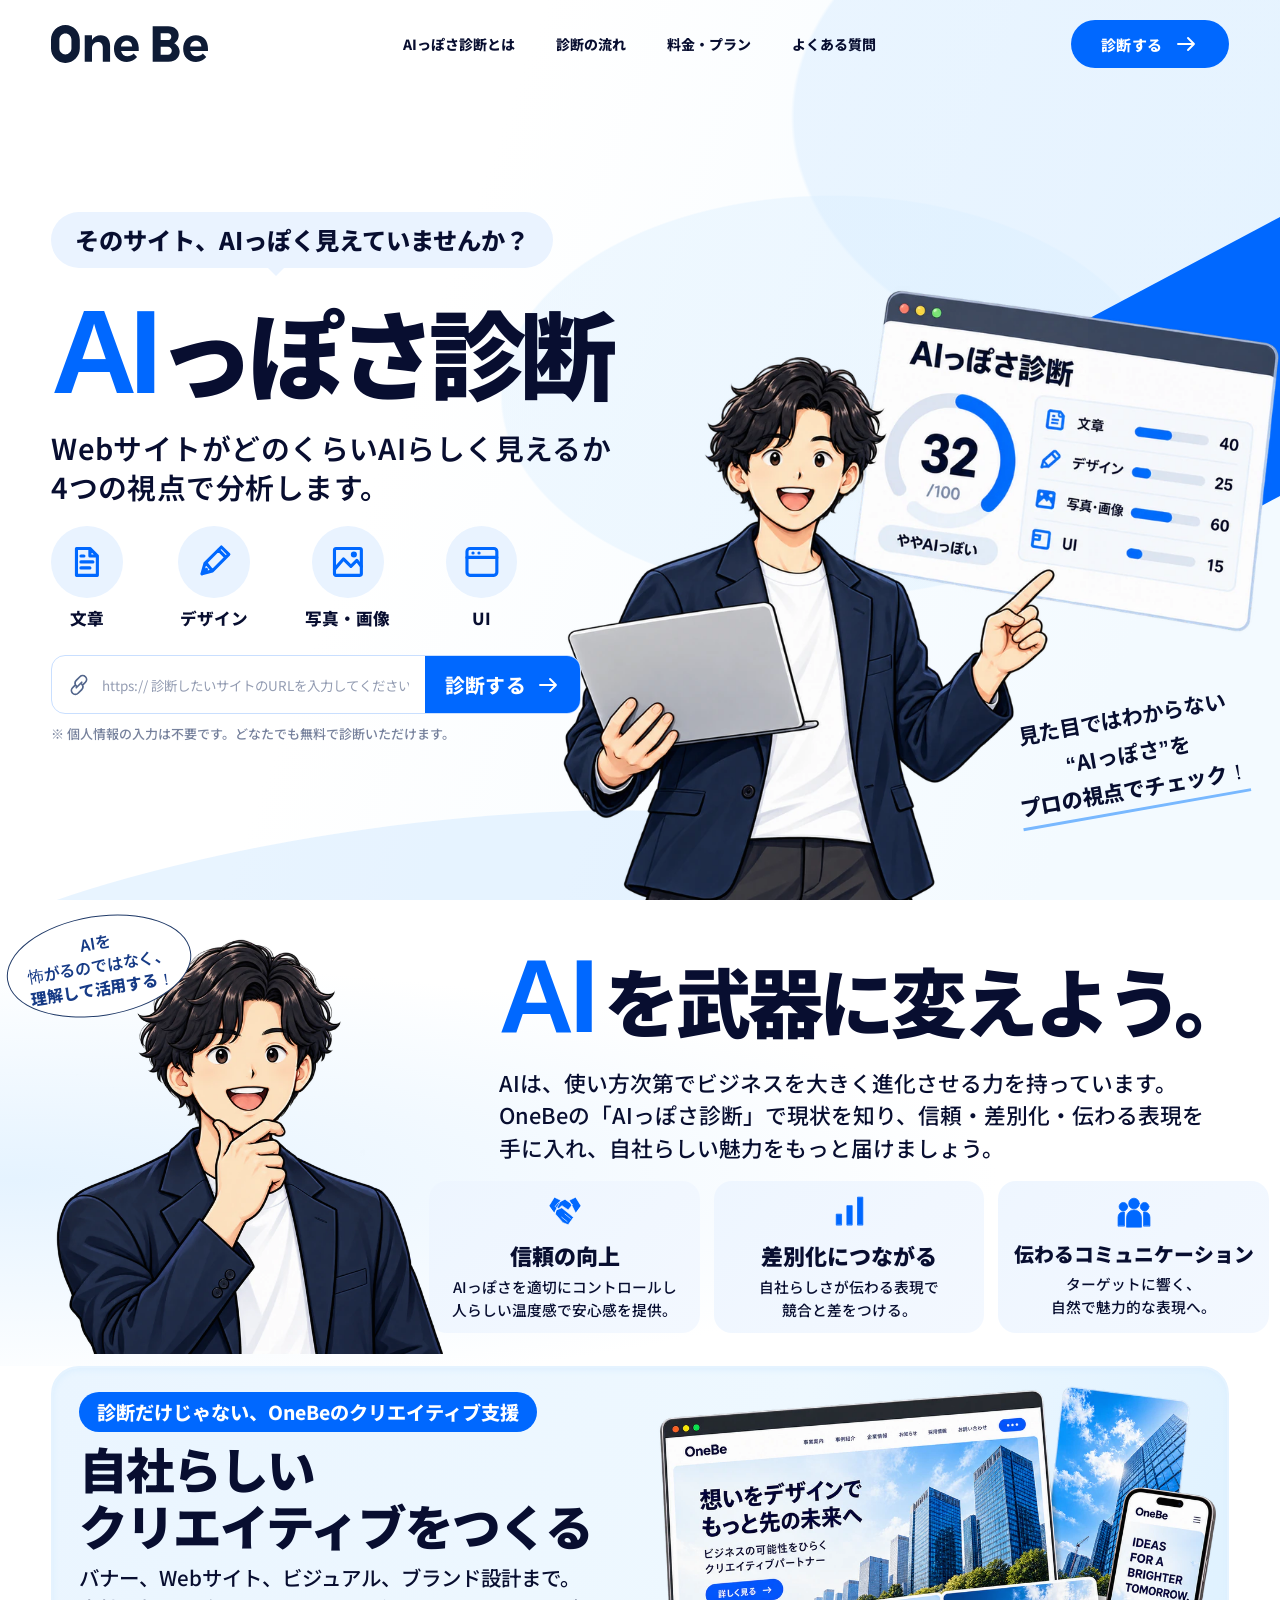
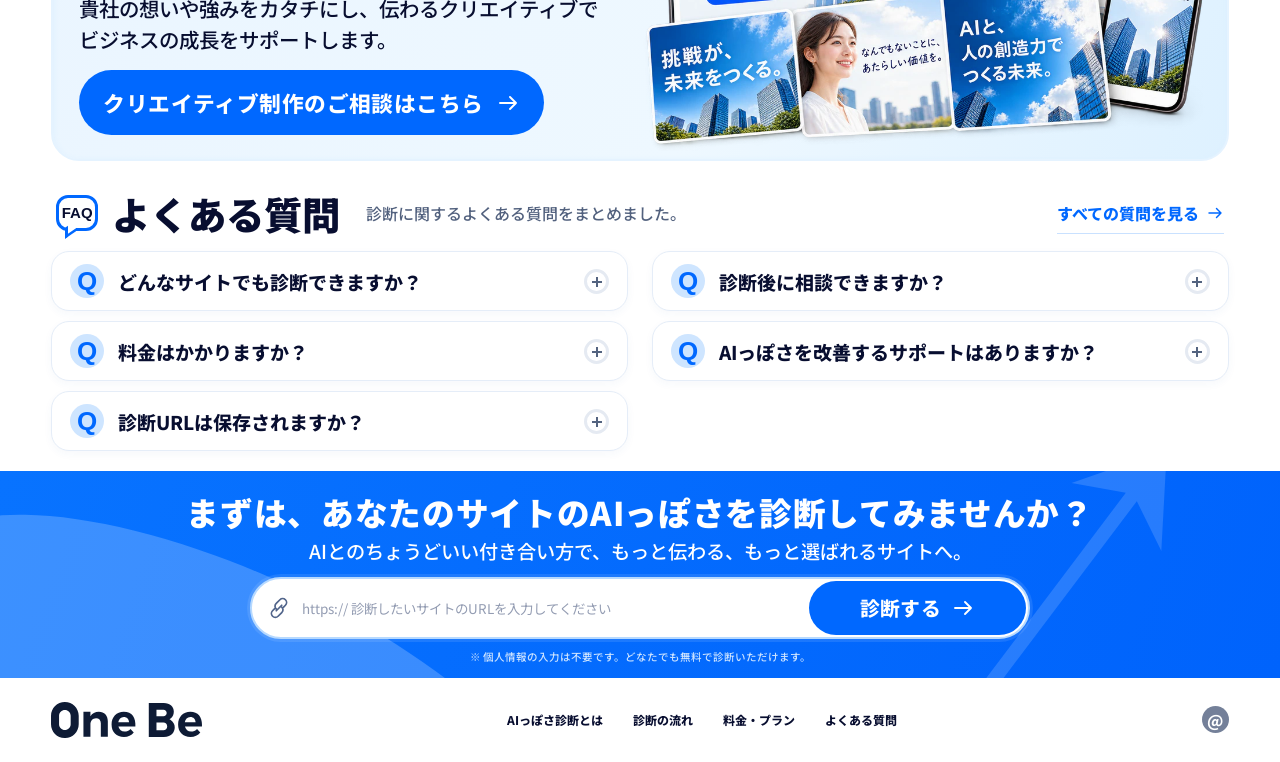
<file: index.html>
<!doctype html>
<html lang="ja">
<head>
  <meta charset="utf-8">
  <meta name="viewport" content="width=device-width, initial-scale=1">
  <meta name="theme-color" content="#0068ff">
  <meta name="robots" content="noindex,nofollow">
  <meta name="description" content="WebサイトのAIっぽさを、文章・デザイン・写真や画像・UIの4つの視点から見直す、OneBeのAIっぽさ診断。デザインプレビュー。">
  <title>AIっぽさ診断 | OneBe</title>
  <link rel="icon" href="assets/onebe-logo.svg" type="image/svg+xml">
  <link rel="stylesheet" href="styles.css?v=20261027-hq1">
  <script src="app.js?v=20261027-hq1" defer></script>
</head>
<body>
  <a class="skip-link" href="#main">本文へスキップ</a>
  <svg class="icon-library" xmlns="http://www.w3.org/2000/svg" aria-hidden="true"><defs>
    <symbol id="i-arrow" viewBox="0 0 24 24"><path d="M4 12h16m-6-6 6 6-6 6"/></symbol>
    <symbol id="i-link" viewBox="0 0 24 24"><path d="m9 15 6-6m-8 4-2 2a4 4 0 0 0 6 6l4-4a4 4 0 0 0 0-6m2 0 2-2a4 4 0 0 0-6-6L9 7a4 4 0 0 0 0 6"/></symbol>
    <symbol id="i-file" viewBox="0 0 24 24"><path d="M14 3H5v18h14V8zM14 3v5h5M8 12h8m-8 4h6M8 8h2"/></symbol>
    <symbol id="i-pen" viewBox="0 0 24 24"><path d="m15 4 5 5M4 20l2-7L17 2l5 5-11 11-7 2zm3-7 4 5M4 20l3-3"/></symbol>
    <symbol id="i-image" viewBox="0 0 24 24"><rect x="3" y="3" width="18" height="18" rx="1"/><path d="m3 17 6-7 5 5 4-4 3 4"/><circle cx="16" cy="7" r="1"/></symbol>
    <symbol id="i-window" viewBox="0 0 24 24"><rect x="2" y="3" width="20" height="18" rx="2"/><path d="M2 9h20M6 6h.1M10 6h.1"/></symbol>
    <symbol id="i-chart" viewBox="0 0 32 32"><path d="M4 28V18h5v10zm10 0V10h5v18zm10 0V2h5v26z"/></symbol>
    <symbol id="i-people" viewBox="0 0 32 32"><circle cx="16" cy="8" r="5"/><circle cx="6" cy="11" r="4"/><circle cx="26" cy="11" r="4"/><path d="M9 30V21a7 7 0 0 1 14 0v9zM1 29v-8a5 5 0 0 1 6-5v13zm24 0V16a5 5 0 0 1 6 5v8z"/></symbol>
    <symbol id="i-handshake" viewBox="0 0 32 32"><path d="m1 10 5-8 6 3-6 12zm30 0-5-8-6 3 6 12zM10 7l6-3 7 5-4 5-6-4-3 3-3-2zm-2 7 5-2 11 9-5 7-5-2-7-8zm8 4 5 4m-8-1 5 4"/></symbol>
  </defs></svg>
  <div class="first-view" id="top">
    <header class="header wrap">
      <a class="brand" href="#top" aria-label="OneBe ホーム"><img src="assets/onebe-logo.svg" width="467" height="111" alt="OneBe"></a>
      <nav aria-label="メインナビゲーション"><a href="#about">AIっぽさ診断とは</a><button type="button" data-dialog="flow">診断の流れ</button><button type="button" data-dialog="pricing">料金・プラン</button><a href="#faq">よくある質問</a></nav>
      <a class="button header-cta" href="#diagnosis">診断する <svg><use href="#i-arrow"/></svg></a>
      <button class="menu-toggle" type="button" aria-label="メニューを開く" aria-expanded="false" aria-controls="mobile-nav"><span></span><span></span></button>
    </header>
    <nav class="mobile-nav" id="mobile-nav" aria-label="モバイルナビゲーション" hidden><a href="#about">AIっぽさ診断とは</a><button data-dialog="flow">診断の流れ</button><button data-dialog="pricing">料金・プラン</button><a href="#faq">よくある質問</a></nav>
    <main id="main" class="hero">
      <div class="hero-wash" aria-hidden="true"></div>
      <div class="hero-inner wrap">
        <div class="hero-copy">
          <p class="eyebrow">そのサイト、AIっぽく見えていませんか？</p>
          <h1><span>AI</span>っぽさ診断</h1>
          <p class="hero-description">WebサイトがどのくらいAIらしく見えるか<br>4つの視点で分析します。</p>
          <ul class="categories" aria-label="診断の4つの視点">
            <li><span><svg><use href="#i-file"/></svg></span>文章</li>
            <li><span><svg><use href="#i-pen"/></svg></span>デザイン</li>
            <li><span><svg><use href="#i-image"/></svg></span>写真・画像</li>
            <li><span><svg><use href="#i-window"/></svg></span>UI</li>
          </ul>
          <form class="url-form" id="diagnosis">
            <label class="url-field"><svg aria-hidden="true"><use href="#i-link"/></svg><span class="sr-only">診断したいサイトのURL</span><input type="url" name="url" required placeholder="https:// 診断したいサイトのURLを入力してください" autocomplete="url" inputmode="url" aria-describedby="privacy-note"></label>
            <button type="submit" class="button">診断する <svg aria-hidden="true"><use href="#i-arrow"/></svg></button>
          </form>
          <p class="form-note" id="privacy-note">※ 個人情報の入力は不要です。どなたでも無料で診断いただけます。</p>
        </div>
        <div class="hero-art">
          <img src="assets/hero-hq-1362.webp" srcset="assets/hero-hq-680.webp 680w, assets/hero-hq-1000.webp 1000w, assets/hero-hq-1362.webp 1362w" sizes="(max-width:700px) 106vw, (max-aspect-ratio:6/5) 65vw, (min-width:1500px) 812px, 57vw" width="1362" height="1155" alt="ノートパソコンを持つOneBeのアドバイザーと、文章・デザイン・写真・UIの診断イメージ" fetchpriority="high">
          <p class="hero-art-caption">見た目ではわからない<br>“AIっぽさ”を<br><strong>プロの視点でチェック！</strong></p>
        </div>
      </div>
    </main>
  </div>
  <section class="about" id="about" aria-labelledby="about-title">
    <div class="about-inner wrap">
      <figure class="advisor">
        <img src="assets/advisor-hq-800.webp" srcset="assets/advisor-hq-400.webp 400w, assets/advisor-hq-800.webp 800w, assets/advisor-hq-1300.webp 1300w" sizes="(max-width:700px) 60vw, (min-width:1440px) 480px, 36vw" width="1300" height="1210" alt="AIの活用について考えるOneBeのアドバイザー" loading="lazy" decoding="async">
        <figcaption>AIを<br>怖がるのではなく、<br><strong>理解して活用する！</strong></figcaption>
      </figure>
      <div class="about-copy">
        <h2 id="about-title"><span>AI</span>を武器に変えよう。</h2>
        <p>AIは、使い方次第でビジネスを大きく進化させる力を持っています。<br>OneBeの「AIっぽさ診断」で現状を知り、信頼・差別化・伝わる表現を<br class="desktop-break">手に入れ、自社らしい魅力をもっと届けましょう。</p>
        <div class="benefits">
          <article><svg aria-hidden="true"><use href="#i-handshake"/></svg><h3>信頼の向上</h3><p>AIっぽさを適切にコントロールし<br>人らしい温度感で安心感を提供。</p></article>
          <article><svg aria-hidden="true"><use href="#i-chart"/></svg><h3>差別化につながる</h3><p>自社らしさが伝わる表現で<br>競合と差をつける。</p></article>
          <article><svg aria-hidden="true"><use href="#i-people"/></svg><h3>伝わるコミュニケーション</h3><p>ターゲットに響く、<br>自然で魅力的な表現へ。</p></article>
        </div>
      </div>
    </div>
  </section>
  <section class="creative wrap" aria-labelledby="creative-title">
    <div class="creative-copy">
      <p class="creative-label">診断だけじゃない、OneBeのクリエイティブ支援</p>
      <h2 id="creative-title">自社らしい<br>クリエイティブをつくる</h2>
      <p>バナー、Webサイト、ビジュアル、ブランド設計まで。<br>貴社の想いや強みをカタチにし、伝わるクリエイティブで<br>ビジネスの成長をサポートします。</p>
      <a class="button creative-cta" href="mailto:contact@onebe-create.com?subject=クリエイティブ制作のご相談">クリエイティブ制作のご相談はこちら <svg aria-hidden="true"><use href="#i-arrow"/></svg></a>
    </div>
    <img src="assets/creative-hq-1566.webp" srcset="assets/creative-hq-540.webp 540w, assets/creative-hq-1000.webp 1000w, assets/creative-hq-1566.webp 1566w" sizes="(max-width:700px) 90vw, (min-width:1440px) 707px, 50vw" width="1566" height="1004" alt="Webサイト、バナー、スマートフォンサイトのクリエイティブ制作イメージ（生成したデザイン例）" loading="lazy" decoding="async">
  </section>
  <section class="faq wrap" id="faq" aria-labelledby="faq-title">
    <div class="faq-heading"><h2 id="faq-title"><span class="faq-symbol" aria-hidden="true">FAQ</span>よくある質問</h2><p>診断に関するよくある質問をまとめました。</p><button class="all-faq" type="button">すべての質問を見る <svg aria-hidden="true"><use href="#i-arrow"/></svg></button></div>
    <div class="faq-grid">
      <details><summary><span class="question">Q</span>どんなサイトでも診断できますか？<span class="plus" aria-hidden="true"></span></summary><p>一般公開されているWebサイトのURLを入力する想定です。ログインが必要なページや、閲覧制限のあるサイトは対象外です。現在はデザインプレビューのため、実際の解析は行いません。</p></details>
      <details><summary><span class="question">Q</span>診断後に相談できますか？<span class="plus" aria-hidden="true"></span></summary><p>はい。Webサイトやデザインの改善について、OneBeへご相談いただけます。<a href="mailto:contact@onebe-create.com">メールで相談する</a></p></details>
      <details><summary><span class="question">Q</span>料金はかかりますか？<span class="plus" aria-hidden="true"></span></summary><p>このデザインプレビューは無料でご覧いただけます。制作や改善のご依頼については、内容に応じて個別にご案内します。</p></details>
      <details><summary><span class="question">Q</span>AIっぽさを改善するサポートはありますか？<span class="plus" aria-hidden="true"></span></summary><p>文章、デザイン、写真・画像、UIの見直しから、自社らしさを伝えるクリエイティブ制作までご相談いただけます。</p></details>
      <details><summary><span class="question">Q</span>診断URLは保存されますか？<span class="plus" aria-hidden="true"></span></summary><p>このプレビューで入力したURLは、サーバーに送信・保存されません。入力内容は、この画面内の確認表示にのみ使用します。</p></details>
    </div>
  </section>
  <section class="bottom-cta" aria-labelledby="cta-title">
    <div class="wrap"><h2 id="cta-title">まずは、あなたのサイトのAIっぽさを診断してみませんか？</h2><p>AIとのちょうどいい付き合い方で、もっと伝わる、もっと選ばれるサイトへ。</p>
      <form class="url-form"><label class="url-field"><svg aria-hidden="true"><use href="#i-link"/></svg><span class="sr-only">診断したいサイトのURL</span><input type="url" name="url" required placeholder="https:// 診断したいサイトのURLを入力してください" autocomplete="url" inputmode="url"></label><button type="submit" class="button">診断する <svg aria-hidden="true"><use href="#i-arrow"/></svg></button></form>
      <p class="form-note">※ 個人情報の入力は不要です。どなたでも無料で診断いただけます。</p>
    </div>
  </section>
  <footer class="footer wrap"><a class="brand" href="#top" aria-label="OneBe ホーム"><img src="assets/onebe-logo.svg" width="467" height="111" alt="OneBe" loading="lazy"></a><nav aria-label="フッターナビゲーション"><a href="#about">AIっぽさ診断とは</a><button data-dialog="flow">診断の流れ</button><button data-dialog="pricing">料金・プラン</button><a href="#faq">よくある質問</a></nav><div class="footer-social" aria-label="OneBeへのお問い合わせ"><a href="mailto:contact@onebe-create.com" aria-label="メールでお問い合わせ">@</a></div></footer>
  <dialog id="info-dialog" aria-labelledby="dialog-title"><button class="dialog-close" aria-label="閉じる" type="button">×</button><p class="dialog-kicker">OneBe / AIっぽさ診断</p><h2 id="dialog-title"></h2><div id="dialog-body"></div><button class="button dialog-ok" type="button">閉じる <svg aria-hidden="true"><use href="#i-arrow"/></svg></button></dialog>
</body>
</html>
</file>
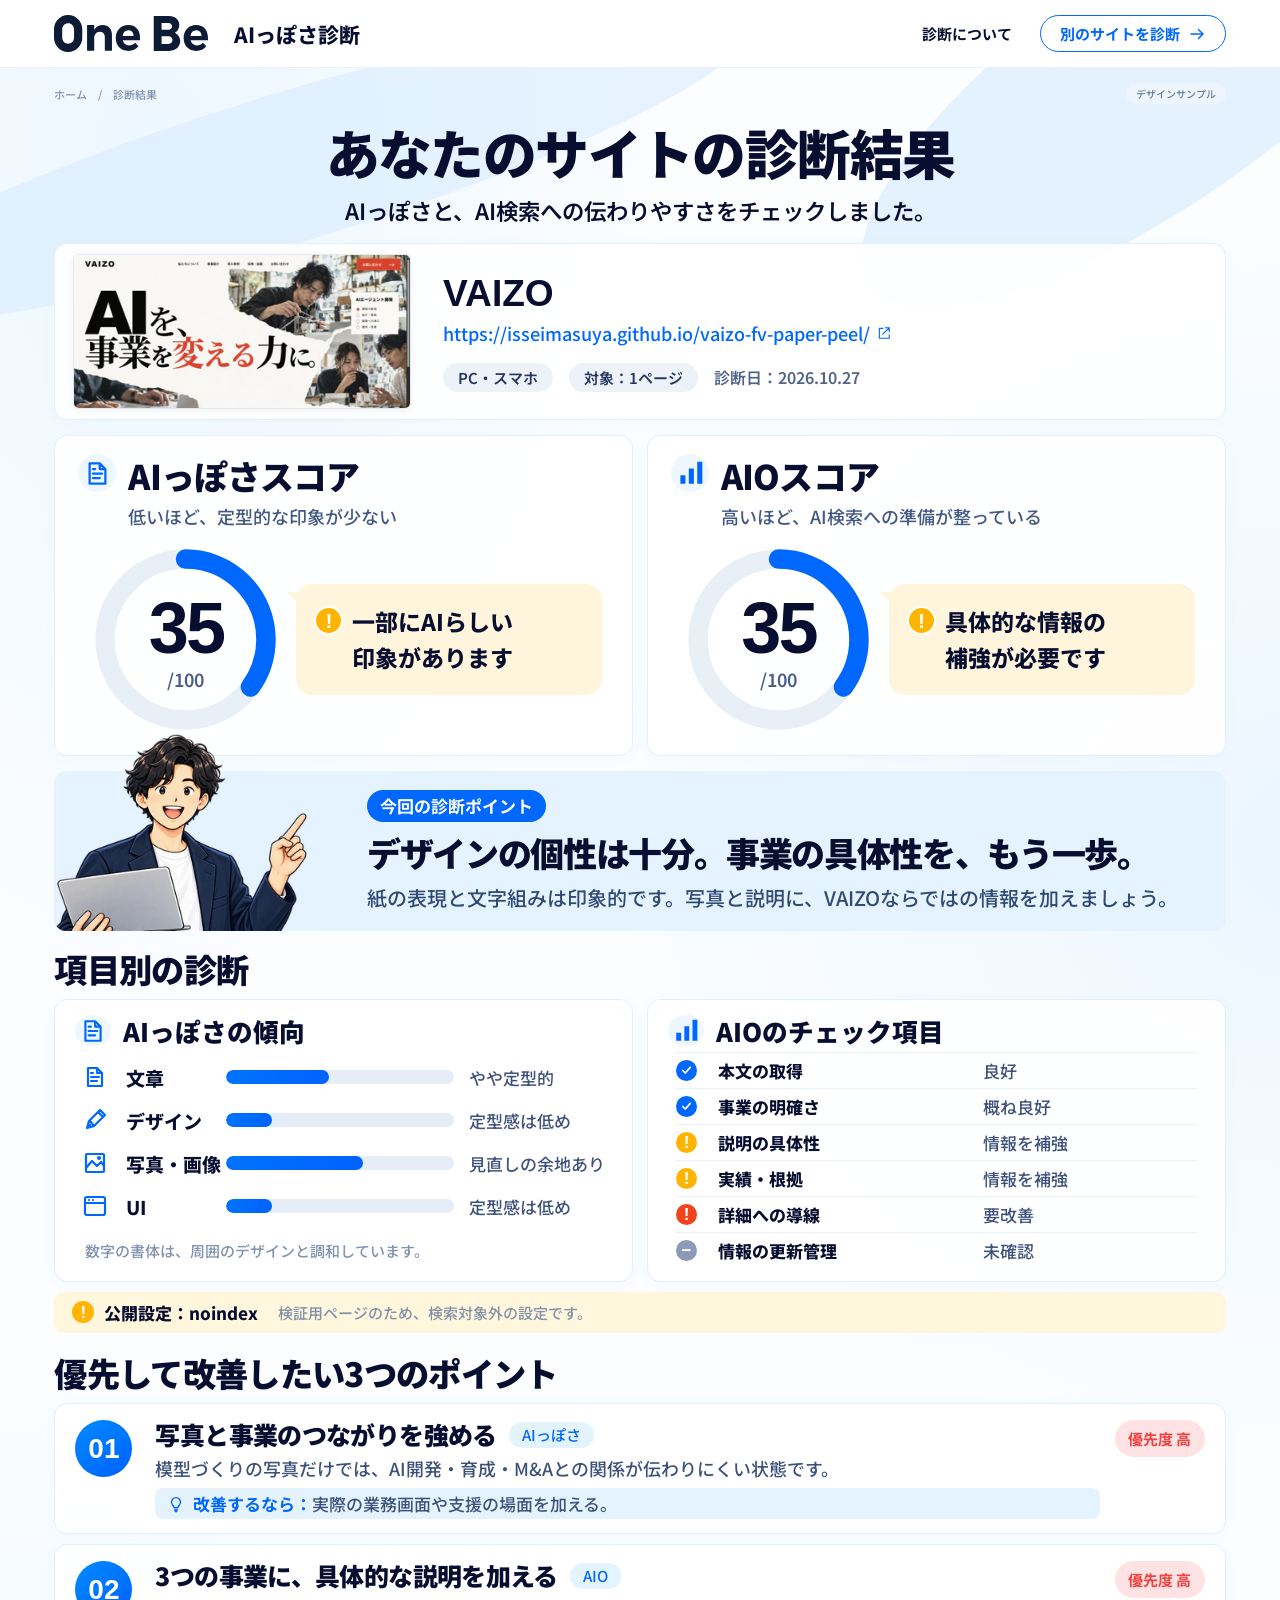
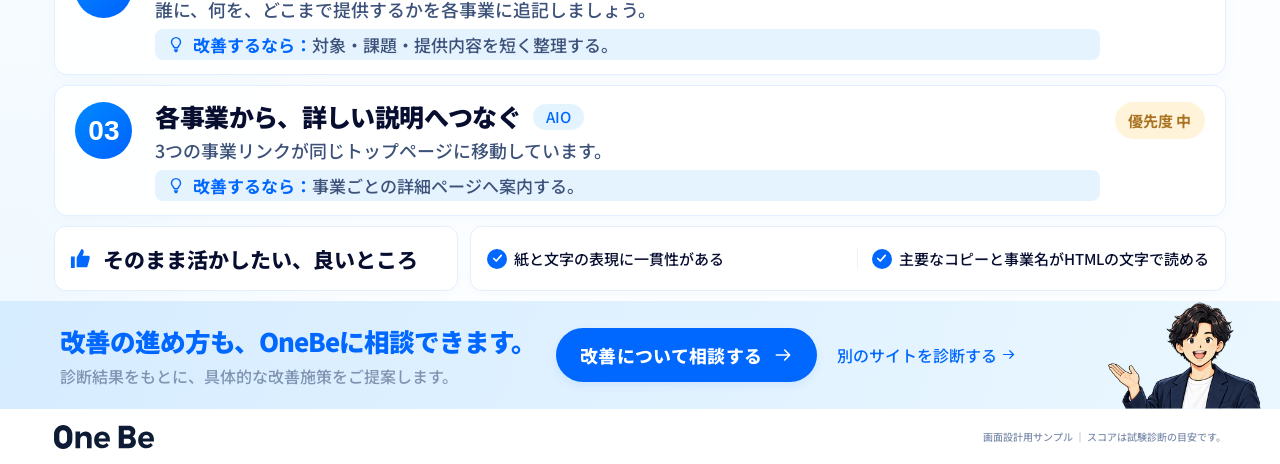
<file: report.html>
<!doctype html>
<html lang="ja">
<head>
  <meta charset="utf-8"><meta name="viewport" content="width=device-width, initial-scale=1">
  <meta name="theme-color" content="#0068ff"><meta name="robots" content="noindex,nofollow">
  <meta name="description" content="OneBe AIっぽさ診断のレポート画面。AIっぽさとAI検索への伝わりやすさを確認するデザインサンプルです。">
  <title>診断結果のサンプル | AIっぽさ診断 | OneBe</title>
  <link rel="icon" href="assets/onebe-logo.svg" type="image/svg+xml"><link rel="stylesheet" href="styles.css?v=20261027-hq1"><link rel="stylesheet" href="report.css?v=20261027-hq1"><script src="report.js?v=20261027-hq1" defer></script>
</head>
<body class="report-page">
  <a class="skip-link" href="#report-main">診断レポートへスキップ</a>
  <svg class="icon-library" xmlns="http://www.w3.org/2000/svg" aria-hidden="true"><defs>
    <symbol id="r-arrow" viewBox="0 0 24 24"><path d="M4 12h16m-6-6 6 6-6 6"/></symbol>
    <symbol id="r-file" viewBox="0 0 24 24"><path d="M14 3H5v18h14V8zM14 3v5h5M8 12h8m-8 4h6M8 8h2"/></symbol>
    <symbol id="r-pen" viewBox="0 0 24 24"><path d="m15 4 5 5M4 20l2-7L17 2l5 5-11 11-7 2zm3-7 4 5M4 20l3-3"/></symbol>
    <symbol id="r-image" viewBox="0 0 24 24"><rect x="3" y="3" width="18" height="18" rx="1"/><path d="m3 17 6-7 5 5 4-4 3 4"/><circle cx="16" cy="7" r="1"/></symbol>
    <symbol id="r-window" viewBox="0 0 24 24"><rect x="2" y="3" width="20" height="18" rx="2"/><path d="M2 9h20M6 6h.1M10 6h.1"/></symbol>
    <symbol id="r-chart" viewBox="0 0 32 32"><path fill="currentColor" stroke="none" d="M4 28V18h6v10zm10 0V10h6v18zm10 0V2h6v26z"/></symbol>
    <symbol id="r-check" viewBox="0 0 24 24"><path d="m6 12 4 4 8-9"/></symbol>
    <symbol id="r-external" viewBox="0 0 24 24"><path d="M14 3h7v7m0-7L10 14m0-10H4v17h17v-6"/></symbol>
    <symbol id="r-bulb" viewBox="0 0 24 24"><path d="M8 14a6 6 0 1 1 8 0l-2 3h-4zm2 6h4m-3 2h2"/></symbol>
    <symbol id="r-thumb" viewBox="0 0 24 24"><path fill="currentColor" stroke="none" d="M2 10h4v12H2zm6 1 5-9c3 0 3 4 1 7h6c2 0 2 2 1 5l-2 7H8z"/></symbol>
  </defs></svg>
  <header class="report-header"><div class="report-wrap"><a class="brand" href="index.html" aria-label="OneBe ホーム"><img src="assets/onebe-logo.svg" width="467" height="111" alt="OneBe"></a><span class="report-service">AIっぽさ診断</span><nav aria-label="レポートナビゲーション"><a href="index.html#about">診断について</a><a class="outline-button" href="index.html?focus=1#top">別のサイトを診断 <svg aria-hidden="true"><use href="#r-arrow"/></svg></a></nav></div></header>
  <main id="report-main" class="report-main">
    <div class="report-wrap">
      <nav class="breadcrumb" aria-label="パンくずリスト"><a href="index.html">ホーム</a><span aria-hidden="true">/</span><span aria-current="page">診断結果</span><span class="sample-badge">デザインサンプル</span></nav>
      <p class="submitted-notice" id="submitted-notice" hidden></p>
      <div class="report-intro"><h1>あなたのサイトの診断結果</h1><p>AIっぽさと、AI検索への伝わりやすさをチェックしました。</p></div>
      <section class="site-card report-card" aria-label="サンプル診断の対象サイト">
        <a class="site-thumbnail" href="https://isseimasuya.github.io/vaizo-fv-paper-peel/" target="_blank" rel="noopener noreferrer"><img src="assets/report-site-hq-800.webp" srcset="assets/report-site-hq-400.webp 400w, assets/report-site-hq-800.webp 800w, assets/report-site-hq-1200.webp 1200w" sizes="(max-width:700px) 85vw, 350px" width="1200" height="548" alt="VAIZOのWebサイト。AIを事業を変える力に。" fetchpriority="high"></a>
        <div class="site-information"><h2>VAIZO</h2><a class="site-url" href="https://isseimasuya.github.io/vaizo-fv-paper-peel/" target="_blank" rel="noopener noreferrer">https://isseimasuya.github.io/vaizo-fv-paper-peel/ <svg aria-hidden="true"><use href="#r-external"/></svg></a><div class="site-meta"><span>PC・スマホ</span><span>対象：1ページ</span><p>診断日：<time datetime="2026-10-27">2026.10.27</time></p></div></div>
      </section>
      <section class="score-grid" aria-label="総合スコアの表示サンプル">
        <article class="score-card report-card"><div class="score-heading"><span class="report-icon"><svg aria-hidden="true"><use href="#r-file"/></svg></span><div><h2>AIっぽさスコア</h2><p>低いほど、定型的な印象が少ない</p></div></div><div class="score-body"><div class="score-ring" role="img" aria-label="AIっぽさスコアの表示例、100点中35点"><svg viewBox="0 0 160 160" aria-hidden="true"><circle class="ring-track" cx="80" cy="80" r="66"/><circle class="ring-progress" cx="80" cy="80" r="66"/></svg><div class="score-number"><strong>35</strong><span>/100</span></div></div><p class="score-callout"><span class="status-mark warning" aria-hidden="true">!</span><span>一部にAIらしい<br>印象があります</span></p></div></article>
        <article class="score-card report-card"><div class="score-heading"><span class="report-icon"><svg aria-hidden="true"><use href="#r-chart"/></svg></span><div><h2>AIOスコア</h2><p>高いほど、AI検索への準備が整っている</p></div></div><div class="score-body"><div class="score-ring" role="img" aria-label="AIOスコアの表示例、100点中35点"><svg viewBox="0 0 160 160" aria-hidden="true"><circle class="ring-track" cx="80" cy="80" r="66"/><circle class="ring-progress" cx="80" cy="80" r="66"/></svg><div class="score-number"><strong>35</strong><span>/100</span></div></div><p class="score-callout"><span class="status-mark warning" aria-hidden="true">!</span><span>具体的な情報の<br>補強が必要です</span></p></div></article>
      </section>
      <section class="diagnostic-point" aria-labelledby="point-heading"><img src="assets/report-advisor-hq-640.webp" srcset="assets/report-advisor-hq-320.webp 320w, assets/report-advisor-hq-640.webp 640w" sizes="(max-width:700px) 29vw, 290px" width="640" height="495" alt="診断ポイントを案内するアドバイザー"><div><span class="blue-label">今回の診断ポイント</span><h2 id="point-heading">デザインの個性は十分。事業の具体性を、もう一歩。</h2><p>紙の表現と文字組みは印象的です。写真と説明に、VAIZOならではの情報を加えましょう。</p></div></section>
      <section class="item-section" aria-labelledby="items-title"><h2 class="section-title" id="items-title">項目別の診断</h2><div class="item-grid">
        <article class="tendency-card report-card"><h3><span class="report-icon small"><svg aria-hidden="true"><use href="#r-file"/></svg></span>AIっぽさの傾向</h3><div class="tendency-table">
          <div class="tendency-row"><svg aria-hidden="true"><use href="#r-file"/></svg><strong>文章</strong><span class="tendency-bar" role="img" aria-label="文章のAIっぽさの傾向：やや定型的"><i style="--fill:45%"></i></span><span>やや定型的</span></div>
          <div class="tendency-row"><svg aria-hidden="true"><use href="#r-pen"/></svg><strong>デザイン</strong><span class="tendency-bar" role="img" aria-label="デザインのAIっぽさの傾向：定型感は低め"><i style="--fill:20%"></i></span><span>定型感は低め</span></div>
          <div class="tendency-row"><svg aria-hidden="true"><use href="#r-image"/></svg><strong>写真・画像</strong><span class="tendency-bar" role="img" aria-label="写真・画像のAIっぽさの傾向：見直しの余地あり"><i style="--fill:60%"></i></span><span>見直しの余地あり</span></div>
          <div class="tendency-row"><svg aria-hidden="true"><use href="#r-window"/></svg><strong>UI</strong><span class="tendency-bar" role="img" aria-label="UIのAIっぽさの傾向：定型感は低め"><i style="--fill:20%"></i></span><span>定型感は低め</span></div>
        </div><p class="table-note">数字の書体は、周囲のデザインと調和しています。</p></article>
        <article class="aio-card report-card"><h3><span class="report-icon small"><svg aria-hidden="true"><use href="#r-chart"/></svg></span>AIOのチェック項目</h3><dl class="check-list">
          <div><dt><span class="status-mark success" aria-hidden="true"><svg><use href="#r-check"/></svg></span>本文の取得</dt><dd>良好</dd></div>
          <div><dt><span class="status-mark success" aria-hidden="true"><svg><use href="#r-check"/></svg></span>事業の明確さ</dt><dd>概ね良好</dd></div>
          <div><dt><span class="status-mark warning" aria-hidden="true">!</span>説明の具体性</dt><dd>情報を補強</dd></div>
          <div><dt><span class="status-mark warning" aria-hidden="true">!</span>実績・根拠</dt><dd>情報を補強</dd></div>
          <div><dt><span class="status-mark danger" aria-hidden="true">!</span>詳細への導線</dt><dd>要改善</dd></div>
          <div><dt><span class="status-mark neutral" aria-hidden="true">−</span>情報の更新管理</dt><dd>未確認</dd></div>
        </dl></article>
      </div></section>
      <aside class="index-notice"><span class="status-mark warning" aria-hidden="true">!</span><strong>公開設定：noindex</strong><span>検証用ページのため、検索対象外の設定です。</span></aside>
      <section class="improvement-section" aria-labelledby="improvement-title"><h2 class="section-title" id="improvement-title">優先して改善したい3つのポイント</h2><ol class="improvement-list">
        <li class="report-card"><span class="improvement-number" aria-hidden="true">01</span><div class="improvement-content"><h3>写真と事業のつながりを強める <span class="topic-tag">AIっぽさ</span></h3><p>模型づくりの写真だけでは、AI開発・育成・M&amp;Aとの関係が伝わりにくい状態です。</p><p class="suggestion"><svg aria-hidden="true"><use href="#r-bulb"/></svg><span><strong>改善するなら：</strong>実際の業務画面や支援の場面を加える。</span></p></div><span class="priority high">優先度 高</span></li>
        <li class="report-card"><span class="improvement-number" aria-hidden="true">02</span><div class="improvement-content"><h3>3つの事業に、具体的な説明を加える <span class="topic-tag">AIO</span></h3><p>誰に、何を、どこまで提供するかを各事業に追記しましょう。</p><p class="suggestion"><svg aria-hidden="true"><use href="#r-bulb"/></svg><span><strong>改善するなら：</strong>対象・課題・提供内容を短く整理する。</span></p></div><span class="priority high">優先度 高</span></li>
        <li class="report-card"><span class="improvement-number" aria-hidden="true">03</span><div class="improvement-content"><h3>各事業から、詳しい説明へつなぐ <span class="topic-tag">AIO</span></h3><p>3つの事業リンクが同じトップページに移動しています。</p><p class="suggestion"><svg aria-hidden="true"><use href="#r-bulb"/></svg><span><strong>改善するなら：</strong>事業ごとの詳細ページへ案内する。</span></p></div><span class="priority medium">優先度 中</span></li>
      </ol></section>
      <section class="positive-section" aria-labelledby="positive-title"><h2 id="positive-title"><svg aria-hidden="true"><use href="#r-thumb"/></svg>そのまま活かしたい、良いところ</h2><ul><li><span class="status-mark success" aria-hidden="true"><svg><use href="#r-check"/></svg></span>紙と文字の表現に一貫性がある</li><li><span class="status-mark success" aria-hidden="true"><svg><use href="#r-check"/></svg></span>主要なコピーと事業名がHTMLの文字で読める</li></ul></section>
    </div>
    <section class="report-contact"><div class="report-wrap"><div><h2>改善の進め方も、OneBeに相談できます。</h2><p>診断結果をもとに、具体的な改善施策をご提案します。</p></div><a class="button" href="mailto:contact@onebe-create.com?subject=Webサイト改善のご相談">改善について相談する <svg aria-hidden="true"><use href="#r-arrow"/></svg></a><a class="diagnose-again" href="index.html?focus=1#top">別のサイトを診断する <svg aria-hidden="true"><use href="#r-arrow"/></svg></a><img src="assets/report-contact-hq-512.webp" srcset="assets/report-contact-hq-256.webp 256w, assets/report-contact-hq-512.webp 512w" sizes="(max-width:700px) 33vw, 205px" width="512" height="353" alt="OneBeのアドバイザー" loading="lazy"></div></section>
  </main>
  <footer class="report-footer report-wrap"><a class="brand" href="index.html" aria-label="OneBe ホーム"><img src="assets/onebe-logo.svg" width="467" height="111" alt="OneBe" loading="lazy"></a><p>画面設計用サンプル ｜ スコアは試験診断の目安です。</p></footer>
</body>
</html>
</file>
<file: styles.css>
@charset "UTF-8";
@font-face{font-family:"Noto Sans JP";font-style:normal;font-weight:100 900;font-display:swap;src:url("assets/noto-sans-jp.woff2") format("woff2")}
:root{--blue:#0068ff;--ink:#080e30;--muted:#77829d;--pale:#edf6ff;--line:#dbe9ff;color-scheme:light;font-family:"Noto Sans JP","Yu Gothic",Meiryo,sans-serif;color:var(--ink);font-synthesis:none}
*{box-sizing:border-box}html{scroll-behavior:smooth;scroll-padding-top:24px}body{margin:0;background:#fff}a{color:inherit;text-decoration:none}button,input{font:inherit}button,a,input,summary{-webkit-tap-highlight-color:transparent}button{cursor:pointer}button{border:0}img{display:block;max-width:100%;height:auto}p,h1,h2,h3{margin:0}svg{width:24px;height:24px;fill:none;stroke:currentColor;stroke-width:1.9;stroke-linecap:round;stroke-linejoin:round;flex-shrink:0}a:focus-visible,button:focus-visible,summary:focus-visible,input:focus-visible{outline:3px solid #ffb900;outline-offset:5px}.wrap{width:92%;max-width:1320px;margin-inline:auto}.icon-library{position:absolute;width:0;height:0;overflow:hidden}.sr-only{position:absolute;width:1px;height:1px;padding:0;margin:-1px;overflow:hidden;clip:rect(0,0,0,0);white-space:nowrap;border:0}.skip-link{position:fixed;top:-100px;left:20px;z-index:100;padding:12px;background:#fff;color:var(--blue)}.skip-link:focus{top:12px}.button{display:inline-flex;align-items:center;justify-content:center;gap:12px;color:#fff;background:var(--blue);border-radius:40px;font-weight:800;letter-spacing:.02em;white-space:nowrap;transition:background .15s,box-shadow .15s}.button:hover{background:#0053dd;box-shadow:0 6px 20px #0068ff26}.button svg{width:24px;height:24px}.first-view{height:100svh;position:relative;isolation:isolate;overflow:hidden;background:linear-gradient(110deg,#fff 34%,#f3faff 85%)}.header{height:88px;display:flex;align-items:center;justify-content:space-between;gap:24px;position:relative;z-index:5}.brand{display:block;width:157px;flex-shrink:0}.brand img{width:100%;height:auto}.header nav,.footer nav{display:flex;align-items:center;gap:clamp(20px,3.2vw,48px);font-size:14px;font-weight:800}.header nav a,.header nav button,.footer nav a,.footer nav button{padding:8px 0;white-space:nowrap;background:none;color:var(--ink)}.header nav a:hover,.header nav button:hover,.footer nav a:hover,.footer nav button:hover{color:var(--blue)}.header-cta{min-width:158px;padding:12px 23px;font-size:15px}.menu-toggle{display:none}.mobile-nav[hidden]{display:none}.hero{height:calc(100% - 88px);position:relative}.hero-inner{height:100%;position:relative;display:flex;align-items:center}.hero-copy{position:relative;z-index:2;width:52%;padding-bottom:32px}.eyebrow{display:inline-block;position:relative;background:#eaf3ff;border-radius:40px;padding:10px 24px;font-size:clamp(15px,1.9vw,25px);font-weight:800;white-space:nowrap;line-height:1.45}.eyebrow:after{content:"";position:absolute;bottom:-8px;left:43%;border-width:9px 9px 0;border-style:solid;border-color:#eaf3ff transparent transparent}h1{font-size:clamp(58px,8.3vw,119px);font-weight:900;line-height:1.12;letter-spacing:-.065em;white-space:nowrap;margin:18px 0 10px}h1 span{color:var(--blue);font-family:Arial,sans-serif;font-size:1.22em;letter-spacing:-.065em;margin-right:.025em}.hero-description{font-size:clamp(18px,2.3vw,30px);font-weight:600;letter-spacing:.015em;line-height:1.35}.categories{list-style:none;display:flex;justify-content:space-between;width:88%;margin:20px 0 25px;padding:0}.categories li{display:flex;flex-direction:column;align-items:center;gap:8px;font-size:clamp(12px,1.3vw,17px);font-weight:800}.categories li>span{display:flex;align-items:center;justify-content:center;background:#e9f3ff;color:var(--blue);border-radius:50%;width:clamp(46px,5.6vw,72px);height:clamp(46px,5.6vw,72px)}.categories svg{width:50%;height:50%;stroke-width:2.1}.url-form{display:flex;border:1.5px solid #c9dfff;border-radius:14px;overflow:hidden;background:#fff;width:100%;height:59px;position:relative;z-index:3}.url-field{display:flex;align-items:center;gap:12px;padding:0 16px;flex:1;min-width:0;color:#52658b}.url-field svg{width:22px;height:22px}.url-field input{border:0;background:none;outline:none;width:100%;min-width:0;padding:15px 0;font-size:clamp(10px,1.05vw,14px);color:var(--ink)}.url-field input::placeholder{color:#939cb2;opacity:1}.url-field input:focus-visible{outline:0}.url-form:focus-within{outline:3px solid #0068ff44;outline-offset:3px}.url-form>.button{border-radius:0;padding:0 20px;font-size:clamp(14px,1.55vw,20px);gap:10px}.form-note{font-size:clamp(9px,1.03vw,13px);font-weight:500;color:var(--muted);margin-top:10px;line-height:1.5;white-space:nowrap}.hero-art{position:absolute;z-index:1;width:61.5%;max-width:none;right:-4.35%;bottom:0;max-height:100%;object-fit:contain;object-position:right bottom;clip-path:polygon(29% 0,100% 0,100% 100%,0 100%,0 54%,16% 48%,16% 16%,29% 16%)}.hero-wash{position:absolute;inset:-88px 0 0;overflow:hidden;z-index:-1;background:radial-gradient(ellipse at 62% 44%,#cfe9ff65 0 28%,transparent 28.2%),radial-gradient(ellipse at 96% 13%,#cfe6ff80 0 25%,transparent 25.2%)}.hero-wash:before{content:"";position:absolute;right:-10%;top:26%;width:25%;height:31%;background:#0068ff;transform:skewY(-28deg)}.hero-wash:after{content:"";position:absolute;bottom:-20%;left:-10%;width:80%;height:28%;border-radius:50%;background:#d9eeff9c;transform:rotate(-8deg)}.about{padding:24px 0 20px;background:radial-gradient(ellipse at 1% 60%,#e5f3ff 0,transparent 55%)}.about-inner{display:grid;grid-template-columns:34% 66%;align-items:center;position:relative}.advisor{width:110%;max-width:none;margin-left:-12%}.about-copy h2{font-size:clamp(30px,5.4vw,77px);font-weight:900;letter-spacing:-.055em;line-height:1.25;white-space:nowrap;margin-bottom:10px}.about-copy h2>span{color:var(--blue);font-family:Arial,sans-serif;font-size:1.38em;letter-spacing:-.04em;margin-right:.09em}.about-copy>p{font-size:clamp(13px,1.75vw,22px);line-height:1.6;font-weight:500}.benefits{display:grid;grid-template-columns:repeat(3,1fr);gap:14px;margin-top:18px;margin-left:-8%;}.benefits article{background:linear-gradient(135deg,#edf5ffeb,#f3f8ff);border-radius:18px;text-align:center;padding:18px 8px 16px}.benefits article>svg{width:46px;height:42px;color:var(--blue);fill:currentColor;stroke-width:.7}.benefits article:first-child>svg{stroke:#fff;stroke-width:.6}.benefits h3{font-size:clamp(12px,1.8vw,23px);font-weight:900;margin:7px 0}.benefits p{font-size:clamp(10px,1.25vw,16px);font-weight:500;line-height:1.5}.creative{position:relative;display:flex;align-items:center;min-height:330px;overflow:hidden;padding:24px 26px;background:linear-gradient(110deg,#eaf5ff,#eef8ff 58%,#def1ff);border:2px solid #e5f3ff;border-radius:28px;box-shadow:inset 0 2px 6px #dcefff;margin-bottom:28px}.creative-copy{width:52%;position:relative;z-index:2}.creative-label{display:inline-block;background:var(--blue);color:#fff;border-radius:30px;font-size:clamp(12px,1.5vw,20px);font-weight:800;padding:7px 18px;white-space:nowrap}.creative h2{font-size:clamp(27px,4.1vw,55px);font-weight:900;letter-spacing:-.04em;line-height:1.25;margin:12px 0}.creative-copy>p:not(.creative-label){font-size:clamp(12px,1.6vw,21px);line-height:1.5;font-weight:500}.creative-cta{font-size:clamp(13px,1.8vw,23px);padding:18px 28px;margin-top:16px}.creative>img{position:absolute;right:0;bottom:0;width:53.5%;height:100%;object-fit:cover;object-position:left center;mix-blend-mode:multiply;mask-image:linear-gradient(to right,transparent,#000 6%)}.faq{padding:6px 0 30px}.faq-heading{display:flex;align-items:center;gap:26px;margin:0 5px 18px}.faq-heading h2{display:flex;align-items:center;gap:14px;font-size:clamp(24px,3vw,39px);font-weight:900;white-space:nowrap}.faq-symbol{display:inline-flex;align-items:center;justify-content:center;border:3px solid var(--blue);border-radius:12px;width:42px;height:36px;font-family:Arial,sans-serif;font-size:15px;position:relative;background:#fff}.faq-symbol:after{content:"";position:absolute;width:8px;height:8px;border-left:3px solid var(--blue);border-bottom:3px solid var(--blue);bottom:-7px;left:6px;transform:skewY(-35deg);background:#fff}.faq-heading>p{font-size:clamp(10px,1.3vw,16px);color:#52617e;font-weight:500}.all-faq{display:flex;align-items:center;gap:7px;background:none;color:var(--blue);font-size:clamp(10px,1.3vw,16px);font-weight:800;white-space:nowrap;border-bottom:1px solid #c9e1ff;padding:8px 0;margin-left:auto}.all-faq svg{width:18px;height:18px}.faq-grid{display:grid;grid-template-columns:1fr 1fr;gap:12px 24px}.faq details{border:1px solid #e5edf8;border-radius:18px;background:#fff;box-shadow:0 3px 9px #315c9c0b;align-self:start;overflow:hidden}.faq summary{list-style:none;display:flex;align-items:center;gap:14px;cursor:pointer;padding:12px 18px;font-size:clamp(12px,1.5vw,19px);font-weight:800;min-height:58px}.faq summary::-webkit-details-marker{display:none}.question{display:flex;align-items:center;justify-content:center;width:34px;height:34px;flex-shrink:0;border-radius:50%;background:#cee5ff;color:var(--blue);font-size:26px;font-family:Arial,sans-serif;font-weight:800}.plus{margin-left:auto;flex-shrink:0;width:25px;height:25px;border:3px solid #e5eaf2;border-radius:50%;position:relative}.plus:before,.plus:after{content:"";position:absolute;width:10px;height:2px;background:#53637f;left:4.5px;top:9px}.plus:after{transform:rotate(90deg)}details[open] .plus:after{transform:rotate(0)}.faq details>p{padding:0 22px 20px 66px;font-size:14px;line-height:1.8;color:#52617e;font-weight:500}.faq details>p a{color:var(--blue);text-decoration:underline}.bottom-cta{background:linear-gradient(110deg,#0873ff,#0063fc);color:#fff;position:relative;isolation:isolate;overflow:hidden;padding:25px 0 20px;text-align:center}.bottom-cta:before{content:"";position:absolute;z-index:-1;left:-9%;bottom:-75%;width:55%;height:125%;background:#ffffff36;border-radius:50%;transform:rotate(25deg)}.bottom-cta:after{content:"↗";position:absolute;z-index:-1;right:2%;top:-60%;font-size:370px;color:#ffffff26;font-family:Arial,sans-serif;font-weight:900;transform:rotate(-8deg)}.bottom-cta h2{font-size:clamp(18px,2.55vw,34px);font-weight:900;letter-spacing:.02em}.bottom-cta .wrap>p:not(.form-note){font-size:clamp(13px,1.65vw,21px);font-weight:500;margin:4px 0 16px}.bottom-cta .url-form{max-width:780px;width:68%;margin:auto;border-radius:40px;height:62px;border:2px solid #b6d9ff;box-shadow:0 0 0 3px #ffffff19}.bottom-cta .url-form>.button{border-radius:40px;min-width:28%;margin:2px}.bottom-cta .form-note{color:#cce3ff;font-size:12px;margin-top:12px}.footer{display:flex;align-items:center;justify-content:space-between;gap:30px;min-height:84px}.footer .brand{width:151px}.footer nav{font-size:12px;gap:30px}.footer-social{display:flex;gap:12px}.footer-social a{display:flex;align-items:center;justify-content:center;background:#748099;color:#fff;width:27px;height:27px;border-radius:50%;font-weight:800}.mobile-nav{position:absolute;top:70px;left:4%;right:4%;z-index:10;background:#fff;border:1px solid var(--line);border-radius:16px;padding:16px;box-shadow:0 8px 32px #12376020}.mobile-nav a,.mobile-nav button{display:block;text-align:left;background:none;color:var(--ink);padding:12px;font-size:15px;width:100%;font-weight:700}dialog{border:1px solid var(--line);border-radius:24px;padding:38px;max-width:560px;width:calc(100% - 36px);color:var(--ink);box-shadow:0 25px 100px #14245633}dialog::backdrop{background:#0a163a70;backdrop-filter:blur(5px)}.dialog-close{position:absolute;right:14px;top:8px;background:none;color:#60718d;font-size:32px}.dialog-kicker{font-size:12px;color:var(--blue);font-weight:800;margin-bottom:10px}dialog h2{font-size:26px;margin-bottom:15px}#dialog-body{font-size:15px;line-height:1.9;font-weight:500}#dialog-body ol{padding-left:24px}#dialog-body p+p{margin-top:12px}#dialog-body .submitted-url{word-break:break-all;background:var(--pale);border-radius:8px;padding:10px;margin:12px 0;font-family:monospace}#dialog-body a{color:var(--blue);text-decoration:underline}.dialog-ok{margin-top:24px;padding:12px 24px}
@media(min-width:1500px){.hero-art{right:-4%}.hero-copy{padding-bottom:5vh}.about{padding-top:40px;padding-bottom:30px}.creative{min-height:430px}.creative>img{object-fit:fill}.faq{padding-bottom:45px}}
@media(max-width:1100px){.header{height:76px;gap:15px}.header .brand{width:138px}.header nav{font-size:12px;gap:25px}.header-cta{min-width:126px;font-size:13px;padding:10px 18px}.hero{height:calc(100% - 76px)}.hero-copy{width:48%;padding-bottom:24px}.eyebrow{padding:8px 20px}.url-form{height:47px;border-radius:12px}.url-field{padding:0 12px;gap:9px}.url-field svg{width:18px}.url-form>.button{padding:0 15px}.creative{min-height:310px;padding:16px 20px}.creative-cta{padding:17px 28px}.faq summary{min-height:48px;padding:9px 16px;gap:10px}.question{width:29px;height:29px;font-size:24px}.faq-heading{gap:22px}.footer{min-height:65px}.footer .brand{width:135px}.footer nav{font-size:10px;gap:24px}.bottom-cta{padding:20px 0 16px}.bottom-cta .url-form{height:52px}}
@media(min-width:701px) and (max-height:660px){.header{height:65px}.hero{height:calc(100% - 65px)}.hero-copy{padding-bottom:15px}.hero-inner{align-items:center}h1{font-size:min(8.3vw,15vh);margin-top:14px}.eyebrow{font-size:min(1.9vw,3.4vh);padding-top:7px;padding-bottom:7px}.hero-description{font-size:min(2.3vw,4vh)}.categories{margin:14px 0 18px}.categories li>span{width:8.5vh;height:8.5vh}.categories li{gap:5px}.url-form{height:45px}.hero-art{width:min(61.5%,78vh)}.form-note{font-size:min(1.03vw,1.8vh)}}
@media(max-width:700px){.wrap{width:90%}.header{height:66px;gap:15px}.header .brand{width:114px}.header nav{display:none}.header-cta{margin-left:auto;min-width:105px;font-size:12px;gap:6px;padding:9px 13px}.header-cta svg{width:18px;height:18px}.menu-toggle{display:flex;flex-direction:column;justify-content:center;gap:6px;width:32px;height:38px;background:none;color:var(--ink);padding:5px}.menu-toggle span{height:2px;width:22px;background:currentColor}.hero{height:calc(100% - 66px)}.hero-inner{align-items:flex-start;padding-top:12px;display:block}.hero-copy{width:100%;height:100%;padding:0;display:flex;flex-direction:column;align-items:flex-start}.eyebrow{font-size:clamp(11px,3.35vw,19px);padding:7px 15px}.hero h1{font-size:clamp(37px,10.9vw,72px);letter-spacing:-.065em;line-height:1.14;margin:15px 0 9px}.hero-description{font-size:clamp(14px,4.3vw,24px);line-height:1.4;letter-spacing:0}.categories{margin:15px 0 0;width:62%;gap:10px;justify-content:space-between}.categories li{font-size:10px;gap:6px;white-space:nowrap}.categories li>span{width:39px;height:39px}.hero-art{width:auto;height:clamp(245px,49svh,450px);max-height:56%;right:-5.55%;bottom:98px;max-width:95%;object-fit:contain;object-position:right bottom;clip-path:polygon(29% 0,100% 0,100% 100%,0 100%,0 54%,16% 48%,16% 16%,29% 16%);pointer-events:none}.hero .url-form{margin-top:auto;height:54px;flex-shrink:0;border-radius:12px}.hero .form-note{font-size:9px;white-space:normal;margin-bottom:20px;margin-top:9px;letter-spacing:-.02em}.hero-copy .url-form>.button{padding:0 12px;font-size:14px;gap:4px}.url-field{gap:6px;padding:0 10px}.url-field input{font-size:10px}.hero-wash{inset:-66px 0 0}.hero-wash:before{top:42%;height:30%;width:30%}.about{padding:28px 0 20px}.about-inner{display:flex;flex-direction:column}.about-copy{width:100%;order:-1}.about-copy h2{font-size:7.3vw;margin-bottom:12px;text-align:center}.about-copy>p{font-size:13px;line-height:1.8}.about-copy>p br{display:none}.benefits{gap:8px;margin:18px 0 0}.benefits article{border-radius:14px;padding:14px 5px}.benefits article>svg{width:34px;height:32px}.benefits h3{font-size:12px;line-height:1.5;min-height:36px;display:flex;align-items:center;justify-content:center;margin:6px 0}.benefits p{font-size:10px}.benefits p br{display:none}.advisor{width:65%;margin:12px 0 -4px;max-width:320px}.creative{display:block;border-radius:22px;min-height:0;padding:20px;margin-bottom:28px}.creative-copy{width:100%}.creative-label{font-size:clamp(10px,2.7vw,17px);padding:6px 11px}.creative h2{font-size:7.2vw;line-height:1.35;margin:12px 0}.creative-copy>p:not(.creative-label){font-size:12px;line-height:1.8}.creative-copy>p:not(.creative-label) br{display:none}.creative-cta{font-size:12px;width:100%;padding:15px 10px;gap:8px}.creative-cta svg{width:20px}.creative>img{position:relative;width:calc(100% + 40px);max-width:none;height:auto;right:auto;margin:15px -20px -20px;mask-image:linear-gradient(to bottom,transparent,#000 8%);mix-blend-mode:multiply}.faq{padding-top:0;padding-bottom:26px}.faq-heading{flex-wrap:wrap;gap:10px;margin:0 0 16px}.faq-heading h2{font-size:24px;gap:10px}.faq-symbol{width:33px;height:30px;font-size:12px;border-radius:9px}.faq-heading>p{width:100%;font-size:11px;order:2}.all-faq{font-size:10px;padding:4px 0;gap:3px}.faq-grid{grid-template-columns:1fr;gap:10px}.faq details{border-radius:14px}.faq summary{font-size:12px;min-height:53px;padding:11px 12px}.faq details:nth-child(2){grid-row:4}.faq details:nth-child(4){grid-row:5}.question{width:28px;height:28px;font-size:23px}.plus{width:23px;height:23px}.plus:before,.plus:after{left:3.5px;top:8px}.faq details>p{font-size:12px;padding:0 18px 17px 50px}.bottom-cta{padding:24px 0 22px}.bottom-cta h2{font-size:19px;line-height:1.6;max-width:340px;margin:auto}.bottom-cta .wrap>p:not(.form-note){font-size:11px;line-height:1.8;margin:8px 0 16px}.bottom-cta .url-form{width:100%;height:52px;border-radius:30px}.bottom-cta .url-form>.button{font-size:12px;padding:0 12px;gap:3px;min-width:29%}.bottom-cta .url-form>.button svg{width:17px}.bottom-cta .form-note{font-size:8px;white-space:normal}.bottom-cta:after{font-size:300px;top:-25%;right:-10%}.footer{flex-wrap:wrap;gap:22px;padding:24px 0}.footer .brand{width:115px}.footer nav{width:100%;order:3;justify-content:space-between;gap:10px;font-size:9px}.footer-social{margin-left:auto}dialog{padding:28px 22px}dialog h2{font-size:23px}#dialog-body{font-size:13px}}
@media(max-width:700px) and (max-height:740px){.hero-inner{padding-top:6px}.hero h1{margin-top:12px;margin-bottom:7px;font-size:10.4vw}.hero-description{font-size:3.8vw}.categories{margin-top:11px}.categories li>span{width:34px;height:34px}.categories li{font-size:9px}.hero-art{max-height:51%;bottom:94px}.hero .form-note{margin-bottom:15px}.hero .url-form{height:49px}}
@media(max-width:700px) and (max-height:580px){.hero-description{font-size:12px}.hero h1{font-size:min(10.3vw,12svh);margin:10px 0 5px}.eyebrow{font-size:11px;padding:5px 12px}.categories{margin-top:7px;width:55%;gap:6px}.categories li>span{width:28px;height:28px}.categories li{gap:3px}.hero-art{max-height:62%;bottom:83px;max-width:62%}.hero .url-form{height:43px}.hero .form-note{font-size:8px;margin-bottom:10px}.hero-inner{padding-top:0}}
@media(min-width:701px){h1{font-size:clamp(58px,7.6vw,109px)}.hero-description{white-space:nowrap;font-size:clamp(18px,2.25vw,30px)}.hero-copy{width:45%}.hero-art{mask-image:linear-gradient(to right,transparent 0,#000 5%);clip-path:polygon(29% 0,100% 0,100% 100%,0 100%,0 54%,16% 48%,16% 16%,29% 16%)}.hero-wash{background:radial-gradient(ellipse at 65% 44%,#d9eeff65 0 28%,transparent 28.2%),radial-gradient(ellipse at 96% 13%,#d8ecff80 0 25%,transparent 25.2%)}}
.hero-art{clip-path:polygon(29% 0,100% 0,100% 100%,3% 100%,3% 54%,16% 48%,16% 16%,29% 16%)}
@media(max-width:700px){.hero-art{width:118%;height:auto;max-width:none;max-height:none;right:-10%;bottom:98px}.categories{width:66%}}
@media(max-width:700px) and (max-height:740px){.hero-art{width:103%;bottom:94px}}
@media(max-width:700px) and (max-height:580px){.hero-art{width:70%;bottom:83px;right:-5.55%}}
.hero-art{clip-path:none;mask-image:none}
@media(min-width:701px){.about-inner{grid-template-columns:38% 62%}.about-copy h2{font-size:clamp(30px,5.9vw,84px)}}
@media(min-width:701px) and (max-height:660px){.hero-art{width:min(61.5%,calc((100svh - 65px)*1.18));max-height:none}}
html{scroll-behavior:auto}
@media(min-width:701px){.about{padding:16px 0 12px}.advisor{width:105%;margin-left:-10%}.about-copy h2{font-size:clamp(30px,5.5vw,79px)}.about-copy>p{font-size:clamp(13px,1.7vw,22px);line-height:1.5}.benefits{margin-left:-9.5%;margin-right:-5.5%;margin-top:16px}.benefits article{padding:14px 8px 12px}.benefits article>svg{width:40px;height:34px}.benefits h3{font-size:clamp(12px,1.75vw,22px);line-height:1.4;margin:6px 0}.benefits article:last-child h3{font-size:clamp(12px,1.55vw,20px);white-space:nowrap}.benefits p{font-size:clamp(10px,1.15vw,15px);line-height:1.5}.creative h2{font-size:clamp(27px,3.8vw,53px);line-height:1.18;margin:8px 0}.creative-label{padding:6px 18px}.creative-cta{font-size:clamp(13px,1.7vw,22px);padding:17px 24px}}
@media(prefers-reduced-motion:reduce){html{scroll-behavior:auto}*{transition:none!important}}
@media(min-width:701px){.about-copy h2{font-size:clamp(30px,5.9vw,84px);line-height:1.15}.faq{padding:0 0 20px}.faq-heading{margin-bottom:14px}.faq-heading h2{line-height:1.25}.faq-grid{gap:10px 24px}.bottom-cta{padding:20px 0 13px}.bottom-cta h2{line-height:1.3}.bottom-cta .wrap>p:not(.form-note){font-size:clamp(13px,1.5vw,20px);line-height:1.4;margin:4px 0 12px}.bottom-cta .form-note{font-size:10.5px;margin-top:10px}}
@media(min-width:701px) and (max-aspect-ratio:6/5){.hero-inner{display:block;padding-top:4svh}.hero-copy{width:100%;height:100%;display:flex;flex-direction:column;align-items:flex-start;padding-bottom:40px}.eyebrow{font-size:22px}.hero h1{font-size:clamp(58px,9.5vw,84px);margin:20px 0 14px}.hero-description{font-size:24px}.categories{width:47%;max-width:360px;margin-top:24px}.hero .url-form{width:100%;height:58px;margin-top:auto}.hero .form-note{font-size:12px}.hero-art{width:70%;right:-4.35%;bottom:120px;max-height:none}}

/* Generated raster artwork. Native alpha replaces the old screenshot mask. */
.hero-art{height:auto;aspect-ratio:1362/1155;mix-blend-mode:normal;mask-image:none;clip-path:none;pointer-events:none}
.hero-art>img{width:100%;height:auto}
.hero-art-caption{position:absolute;right:1%;bottom:15%;width:40%;text-align:center;font-size:clamp(13px,1.65vw,23px);font-weight:700;line-height:1.7;transform:rotate(-10deg);color:var(--ink)}
.hero-art-caption strong{font-weight:800;border-bottom:3px solid #78b8ff;padding-bottom:5px}
.advisor{position:relative;margin-top:0;margin-bottom:0;mix-blend-mode:normal;isolation:isolate}
.advisor>img{width:100%;height:auto;mix-blend-mode:normal}
.advisor figcaption{position:absolute;left:0;top:0;z-index:1;background:#fff;border:1.5px solid #203a68;border-radius:50%;padding:14px 20px;text-align:center;line-height:1.45;font-size:clamp(11px,1.25vw,17px);font-weight:600;color:#173b86;transform:rotate(-9deg)}
.advisor figcaption strong{font-weight:800}
.creative>img{object-fit:contain;object-position:right center;mix-blend-mode:normal;mask-image:none;padding:12px 8px 8px 0}
@media(max-width:700px){.hero-art-caption{font-size:clamp(10px,2.8vw,17px);right:1%;bottom:16%;line-height:1.65}.hero-art-caption strong{border-width:2px;padding-bottom:3px}.advisor{margin-inline:auto}.advisor figcaption{left:-14%;top:0;font-size:12px;padding:10px 13px}.creative>img{mask-image:none;mix-blend-mode:normal;padding:8px 12px 12px}}
@media(max-width:700px) and (max-height:580px){.hero-art-caption{display:none}}
@media(max-width:700px){.hero-art{width:108%;right:-4%}}
@media(max-width:700px) and (max-height:740px){.hero-art{width:100%;right:0}}
@media(max-width:700px) and (max-height:580px){.hero-art{width:95%;right:0}}
</file>
<file: report.css>
@charset "UTF-8";
.report-page{font-weight:500;background:#fff}.report-wrap{width:91.5%;max-width:1200px;margin-inline:auto}.report-header{height:clamp(52px,5.35vw,72px);border-bottom:1px solid #e8f2ff;background:#fff}.report-header>.report-wrap{height:100%;display:flex;align-items:center;gap:26px}.report-header .brand{width:clamp(110px,12vw,155px)}.report-service{font-size:clamp(13px,1.7vw,21px);font-weight:800}.report-header nav{margin-left:auto;display:flex;align-items:center;gap:28px;font-size:clamp(11px,1.2vw,15px);font-weight:700}.outline-button{display:flex;align-items:center;gap:8px;border:1.5px solid var(--blue);border-radius:40px;color:var(--blue);padding:7px 19px;white-space:nowrap}.outline-button svg{width:18px;height:18px}.outline-button:hover{background:#edf6ff}.report-main{position:relative;isolation:isolate;background:radial-gradient(ellipse at 12% 5%,#dff1ff80,transparent 32%),radial-gradient(ellipse at 103% 40%,#d7edff70,transparent 38%),radial-gradient(ellipse at 1% 94%,#e7f5ff90,transparent 20%),#fbfdff;overflow:hidden}.report-main:before{content:"";position:absolute;z-index:-1;top:25px;left:-15%;width:75%;height:150px;border-radius:50%;background:#d9edff99;transform:rotate(-17deg)}.report-main:after{content:"";position:absolute;z-index:-1;top:-105px;right:-18%;width:55%;height:240px;border-radius:50%;background:#d0e8ff88;transform:rotate(-35deg)}.breadcrumb{display:flex;align-items:center;gap:11px;font-size:11px;color:#7f92b1;padding-top:15px}.breadcrumb a:hover{color:var(--blue)}.sample-badge{margin-left:auto;color:#627d9c;background:#eef5ff;font-size:10px;border-radius:20px;padding:3px 10px}.submitted-notice{margin-top:10px;padding:9px 14px;font-size:12px;line-height:1.7;background:#fff6dc;border:1px solid #ffedbd;border-radius:10px;color:#5b4b20;overflow-wrap:anywhere}.submitted-notice[hidden]{display:none}.report-intro{text-align:center;margin:12px 0 14px}.report-intro h1{margin:0;letter-spacing:-.03em;font-size:clamp(27px,4.2vw,56px);font-weight:900;line-height:1.35;white-space:normal}.report-intro>p{font-size:clamp(13px,1.75vw,23px);font-weight:600;line-height:1.6;margin-top:4px}.report-card{background:#ffffffed;border:1px solid #e2efff;border-radius:13px;box-shadow:0 3px 14px #6897cf08}.site-card{display:flex;align-items:center;gap:32px;padding:10px 18px;min-height:134px}.site-thumbnail{display:block;width:29.8%;flex-shrink:0;overflow:hidden}.site-thumbnail img{width:100%;height:auto}.site-information{min-width:0;flex:1}.site-information h2{font-family:Arial,"Noto Sans JP",sans-serif;font-size:clamp(23px,2.9vw,38px);font-weight:800;line-height:1.2;margin-bottom:4px}.site-url{display:flex;align-items:center;gap:7px;font-size:clamp(11px,1.45vw,18px);color:var(--blue);overflow-wrap:anywhere}.site-url svg{width:14px;height:14px}.site-meta{display:flex;align-items:center;gap:16px;margin-top:17px;flex-wrap:wrap;font-size:clamp(11px,1.25vw,16px);color:#536487;font-weight:600}.site-meta>span{padding:4px 15px;border-radius:20px;background:#edf2f8;color:#26365d;font-size:clamp(10px,1.2vw,15px)}.score-grid{display:grid;grid-template-columns:1fr 1fr;gap:14px;margin-top:15px}.score-card{padding:13px 16px 10px;min-height:232px}.score-heading{display:flex;align-items:flex-start;gap:12px}.report-icon{display:inline-flex;align-items:center;justify-content:center;flex-shrink:0;background:#eef7ff;border-radius:50%;width:38px;height:38px;color:var(--blue)}.report-icon>svg{width:27px;height:27px;stroke-width:2}.score-heading h2{font-size:clamp(21px,2.65vw,34px);line-height:1.3;font-weight:900;letter-spacing:-.025em}.score-heading p{font-size:clamp(11px,1.45vw,18px);line-height:1.6;color:#435983;margin-top:3px;white-space:nowrap}.score-body{display:flex;align-items:center;justify-content:space-between;gap:13px;margin-top:5px;padding:0 7px 0 10px}.score-ring{position:relative;width:160px;height:160px;flex-shrink:0}.score-ring>svg{width:100%;height:100%;stroke:none;fill:none;transform:rotate(-90deg)}.ring-track{stroke:#e8eff7;stroke-width:16}.ring-progress{stroke:var(--blue);stroke-width:16;stroke-dasharray:145.14 414.69;stroke-linecap:round}.score-number{position:absolute;inset:0;display:flex;flex-direction:column;align-items:center;justify-content:center;gap:2px;padding-top:4px}.score-number strong{font-family:Arial,sans-serif;font-size:58px;line-height:1;font-weight:800;letter-spacing:-.04em}.score-number span{color:#4a5d88;font-size:15px;font-weight:600}.score-callout{position:relative;display:flex;align-items:flex-start;gap:11px;background:#fff5dc;border-radius:16px;font-size:clamp(13px,1.85vw,23px);font-weight:800;line-height:1.55;padding:15px 14px;flex:1;min-width:0}.score-callout:before{content:"";position:absolute;left:-9px;top:8px;border-width:0 14px 14px 0;border-color:transparent #fff5dc transparent transparent;border-style:solid}.status-mark{display:inline-flex;align-items:center;justify-content:center;border-radius:50%;font-family:Arial,sans-serif;color:#fff;width:22px;height:22px;flex-shrink:0;font-size:17px;font-weight:700;line-height:1}.status-mark svg{width:15px;height:15px;stroke-width:2.8}.status-mark.warning{background:#ffb400}.status-mark.success{background:var(--blue)}.status-mark.danger{background:#f1431c}.status-mark.neutral{background:#8b9bb7}.score-callout .status-mark{margin-top:4px;width:25px;height:25px;font-size:21px;box-shadow:0 0 0 2px #fff}.diagnostic-point{position:relative;background:#e4f3ff;border-radius:12px;min-height:137px;margin-top:15px;display:flex;align-items:center;padding:14px 18px 14px 26.7%;}.diagnostic-point>img{position:absolute;width:24.3%;height:auto;max-height:174px;object-fit:contain;object-position:left bottom;bottom:0;left:0;border-radius:0 0 0 12px;mix-blend-mode:multiply;mask-image:linear-gradient(to right,#000 94%,transparent)}.blue-label{display:inline-block;color:#fff;background:var(--blue);border-radius:20px;padding:4px 13px;font-size:clamp(11px,1.4vw,17px);font-weight:700;line-height:1.4}.diagnostic-point h2{font-size:clamp(18px,2.68vw,34px);font-weight:900;letter-spacing:-.04em;line-height:1.45;margin:6px 0 5px;white-space:nowrap}.diagnostic-point p{font-size:clamp(12px,1.6vw,20px);line-height:1.55;color:#314a73;white-space:nowrap}.section-title{font-size:clamp(22px,2.6vw,34px);font-weight:900;line-height:1.4;letter-spacing:-.02em}.item-section{margin-top:15px}.item-grid{display:grid;grid-template-columns:1fr 1fr;gap:14px;margin-top:6px}.item-grid>.report-card{padding:9px 15px 10px;min-width:0}.item-grid h3{display:flex;align-items:center;gap:12px;font-size:clamp(17px,2vw,26px);font-weight:900;line-height:1.4}.report-icon.small{width:36px;height:31px}.report-icon.small>svg{width:26px;height:26px}.tendency-table{margin-top:7px;padding:0 8px}.tendency-row{display:grid;grid-template-columns:24px 70px minmax(65px,1fr) 111px;gap:12px;align-items:center;min-height:36px;font-size:clamp(11px,1.4vw,17px)}.tendency-row>svg{width:24px;height:24px;color:var(--blue);stroke-width:2.2}.tendency-row strong{font-size:clamp(12px,1.5vw,19px);font-weight:800;white-space:nowrap}.tendency-row>span:last-child{color:#40537c;font-size:clamp(10px,1.35vw,17px);white-space:nowrap}.tendency-bar{height:14px;background:#e6edf6;border-radius:20px;overflow:hidden;display:block}.tendency-bar>i{display:block;height:100%;width:var(--fill);background:linear-gradient(90deg,#0073ff,#0062ff);border-radius:20px}.table-note{font-size:clamp(10px,1.2vw,15px);color:#8093b0;margin:12px 10px 0}.check-list{margin:3px 8px 0}.check-list>div{display:grid;grid-template-columns:59% 41%;align-items:center;min-height:30px;border-top:1px solid #eaf0f8;font-size:clamp(11px,1.35vw,17px)}.check-list dt{display:flex;align-items:center;gap:21px;font-weight:800;white-space:nowrap}.check-list dd{margin:0;color:#40537c}.check-list .status-mark{width:21px;height:21px;font-size:17px}.index-notice{display:flex;align-items:center;gap:10px;padding:8px 18px;border-radius:10px;background:#fff6de;font-size:clamp(11px,1.35vw,17px);min-height:37px;margin-top:10px}.index-notice strong{font-weight:800}.index-notice>span:last-child{color:#8292a8;font-size:clamp(10px,1.2vw,15px);margin-left:10px}.improvement-section{margin-top:17px}.improvement-list{list-style:none;margin:7px 0 0;padding:0;display:grid;gap:10px}.improvement-list>li{display:grid;grid-template-columns:60px 1fr 80px;align-items:start;gap:15px;padding:10px 13px;min-height:94px}.improvement-number{display:flex;align-items:center;justify-content:center;width:51px;height:51px;border-radius:50%;color:#fff;background:linear-gradient(140deg,#008aff,#0061ff);font-family:Arial,sans-serif;font-size:25px;font-weight:600;margin-top:2px}.improvement-content{min-width:0}.improvement-content h3{font-size:clamp(15px,1.95vw,25px);font-weight:900;line-height:1.35;letter-spacing:-.025em;display:flex;align-items:center;gap:12px;flex-wrap:wrap}.topic-tag{color:var(--blue);background:#e4f4ff;border-radius:20px;padding:3px 13px;font-size:clamp(10px,1.2vw,15px);font-weight:500;letter-spacing:0;line-height:1.3;white-space:nowrap}.improvement-content>p{font-size:clamp(11px,1.4vw,18px);color:#3d527a;line-height:1.55;margin-top:3px}.improvement-content .suggestion{display:flex;align-items:center;gap:8px;background:#e5f3ff;border-radius:8px;padding:3px 12px;font-size:clamp(11px,1.35vw,17px);margin-top:5px;line-height:1.5}.suggestion>svg{width:18px;height:18px;color:var(--blue)}.suggestion strong{color:var(--blue);font-weight:700}.priority{display:inline-flex;align-items:center;justify-content:center;padding:8px 14px;border-radius:30px;white-space:nowrap;font-size:clamp(10px,1.2vw,15px);font-weight:700;margin-top:2px}.priority.high{background:#ffe2e4;color:#f04442}.priority.medium{background:#fff3d9;color:#aa7422}.positive-section{display:grid;grid-template-columns:34.5% 1fr;gap:12px;margin-top:10px;margin-bottom:10px}.positive-section h2,.positive-section>ul{display:flex;align-items:center;background:#fff;border:1px solid #e4effb;border-radius:12px;min-height:52px;padding:12px 14px;margin:0;box-shadow:0 2px 8px #6897cf06}.positive-section h2{font-size:clamp(13px,1.65vw,21px);font-weight:800;white-space:nowrap;gap:11px}.positive-section h2>svg{width:23px;height:23px;color:var(--blue)}.positive-section>ul{list-style:none;gap:15px;padding-inline:16px;justify-content:space-between}.positive-section li{display:flex;align-items:center;gap:7px;font-size:clamp(10px,1.2vw,15px);font-weight:500;white-space:nowrap}.positive-section li+li{border-left:1px solid #edf2f8;padding-left:14px}.positive-section .status-mark{width:20px;height:20px}.report-contact{background:linear-gradient(110deg,#d6ecff,#eaf7ff);min-height:88px}.report-contact>.report-wrap{position:relative;display:flex;align-items:center;gap:20px;min-height:88px;padding:12px 13% 13px 6px}.report-contact h2{color:var(--blue);font-size:clamp(16px,2vw,26px);font-weight:900;white-space:nowrap;letter-spacing:-.04em}.report-contact p{color:#8094b2;font-size:clamp(10px,1.3vw,16px);margin-top:5px;white-space:nowrap}.report-contact .button{padding:14px 24px;font-size:clamp(11px,1.4vw,18px);gap:10px;flex-shrink:0;box-shadow:0 4px 8px #0068ff15}.report-contact .button svg{width:20px;height:20px}.diagnose-again{color:var(--blue);display:flex;align-items:center;gap:4px;font-size:clamp(10px,1.25vw,16px);white-space:nowrap}.diagnose-again svg{width:15px;height:15px}.report-contact img{position:absolute;right:-3%;bottom:0;width:17%;max-height:108px;object-fit:contain;object-position:right bottom;mix-blend-mode:multiply}.report-footer{display:flex;align-items:center;justify-content:space-between;min-height:43px;gap:20px}.report-footer .brand{width:100px}.report-footer p{font-size:10px;color:#8191ae;font-weight:500;text-align:right}
@media(min-width:1250px){.site-card{min-height:165px}.score-card{min-height:280px;padding:18px 23px}.score-body{margin-top:12px}.score-ring{width:195px;height:195px}.score-number strong{font-size:72px}.score-number span{font-size:18px}.score-callout{padding:20px}.diagnostic-point{min-height:160px}.diagnostic-point>img{max-height:197px}.item-grid>.report-card{padding:13px 20px}.tendency-row{min-height:43px;grid-template-columns:28px 85px minmax(90px,1fr) 135px;gap:15px}.check-list>div{min-height:36px}.improvement-list>li{min-height:114px;padding:14px 20px;grid-template-columns:65px 1fr 90px}.improvement-number{width:57px;height:57px;font-size:28px}.report-contact>.report-wrap{min-height:108px}.positive-section h2,.positive-section>ul{min-height:65px}.report-footer{min-height:55px}}
@media(max-width:1050px) and (min-width:701px){.score-body{padding:0 3px}.score-ring{width:150px;height:150px}.score-callout{padding:13px 10px;font-size:16px;gap:9px}.score-callout .status-mark{width:24px;height:24px}.diagnostic-point h2{font-size:2.55vw}.diagnostic-point p{font-size:1.48vw}.tendency-row{grid-template-columns:23px 68px minmax(58px,1fr) 107px;gap:9px}.tendency-table{padding:0 6px}.item-grid>.report-card{padding:9px 14px 10px}.check-list dt{gap:18px}.report-contact>.report-wrap{gap:15px;padding-right:12%}.report-contact .button{padding:13px 21px}.report-contact h2{font-size:1.95vw}.diagnose-again{font-size:1.15vw}.positive-section{grid-template-columns:34.5% 1fr}.positive-section h2{padding:10px 12px;gap:9px;font-size:1.6vw}.positive-section>ul{gap:10px;padding:10px 12px}.positive-section li{font-size:1.15vw;gap:6px}.positive-section li+li{padding-left:10px}}
@media(max-width:850px) and (min-width:701px){.score-ring{width:126px;height:126px}.score-number strong{font-size:48px}.score-callout{font-size:13px;padding:12px 9px;gap:7px}.score-callout .status-mark{width:20px;height:20px;font-size:17px}.score-heading p{font-size:10px}.score-card{min-height:210px;padding:12px}.tendency-row{grid-template-columns:21px 56px minmax(42px,1fr) 85px;gap:6px}.tendency-row>span:last-child{font-size:10px}.tendency-row strong{font-size:12px}.tendency-bar{height:11px}.tendency-table{padding:0}.site-meta{gap:10px}.site-card{gap:20px}.check-list{margin-inline:0}.check-list dt{gap:10px}.report-contact>.report-wrap{flex-wrap:wrap;padding-right:18%;gap:10px 18px}.report-contact h2{font-size:18px}.report-contact .button{padding:11px 18px}.report-contact img{right:0;width:18%}.positive-section{grid-template-columns:1fr}.positive-section>ul{justify-content:flex-start;gap:24px}.positive-section h2{font-size:17px}.positive-section li{font-size:12px}}
@media(max-width:700px){.report-wrap{width:91%}.report-header{height:59px}.report-header>.report-wrap{gap:13px}.report-header .brand{width:90px}.report-service{font-size:11px}.report-header nav{gap:0}.report-header nav>a:first-child{display:none}.outline-button{font-size:10px;padding:6px 10px;gap:3px}.outline-button svg{width:13px;height:13px}.breadcrumb{font-size:10px;padding-top:12px;gap:8px}.sample-badge{font-size:8px;padding:3px 7px}.report-intro{margin:18px 0 16px}.report-intro h1{font-size:26px;line-height:1.45;letter-spacing:-.045em}.report-intro>p{font-size:11px;line-height:1.7;margin:7px auto 0;max-width:310px}.site-card{display:block;padding:12px;min-height:0}.site-thumbnail{width:100%;border-radius:7px;max-height:160px}.site-thumbnail img{width:100%;max-height:160px;object-fit:cover;object-position:center}.site-information{padding:12px 2px 2px}.site-information h2{font-size:25px}.site-url{font-size:10px;gap:5px}.site-meta{margin-top:12px;gap:8px;font-size:10px}.site-meta>span{padding:4px 10px;font-size:9px}.score-grid{grid-template-columns:1fr;gap:12px;margin-top:12px}.score-card{min-height:0;padding:15px 13px 12px}.score-heading{gap:10px}.score-heading h2{font-size:23px}.score-heading p{font-size:11px;line-height:1.6;margin-top:3px}.report-icon{width:35px;height:35px}.score-body{padding:0 2px;gap:12px;margin-top:7px}.score-ring{width:136px;height:136px}.score-number strong{font-size:51px}.score-number span{font-size:13px}.score-callout{font-size:14px;padding:13px 11px;border-radius:13px;gap:9px}.score-callout .status-mark{width:21px;height:21px;font-size:17px;margin-top:1px}.diagnostic-point{padding:18px 15px 18px 27%;margin-top:12px;min-height:170px}.diagnostic-point>img{width:31%;max-height:144px;left:-3%;object-fit:cover;object-position:right bottom}.blue-label{font-size:10px;padding:4px 9px}.diagnostic-point h2{font-size:17px;white-space:normal;line-height:1.6;margin:8px 0 5px;letter-spacing:-.04em}.diagnostic-point p{font-size:10px;white-space:normal;line-height:1.8}.item-section{margin-top:19px}.section-title{font-size:22px;line-height:1.5;letter-spacing:-.04em}.item-grid{grid-template-columns:1fr;gap:12px;margin-top:8px}.item-grid>.report-card{padding:12px 13px 14px}.item-grid h3{font-size:19px;gap:9px}.report-icon.small{width:31px;height:29px}.report-icon.small>svg{width:23px;height:23px}.tendency-table{padding:0 2px;margin-top:8px}.tendency-row{grid-template-columns:21px 62px minmax(45px,1fr) 92px;gap:7px;min-height:36px}.tendency-row>svg{width:22px;height:22px}.tendency-row strong{font-size:12px}.tendency-row>span:last-child{font-size:10px}.tendency-bar{height:12px}.table-note{font-size:10px;line-height:1.7;margin:10px 3px 0}.check-list{margin:7px 3px 0}.check-list>div{min-height:34px;font-size:12px;grid-template-columns:65% 35%}.check-list dt{gap:16px}.index-notice{align-items:flex-start;flex-wrap:wrap;gap:7px;padding:11px 12px;margin-top:12px;font-size:12px}.index-notice>span:last-child{width:100%;margin:0;padding-left:29px;font-size:10px;line-height:1.6}.index-notice .status-mark{width:20px;height:20px;font-size:16px}.improvement-section{margin-top:20px}.improvement-section>.section-title{font-size:21px;max-width:310px}.improvement-list{margin-top:10px;gap:12px}.improvement-list>li{grid-template-columns:37px 1fr;gap:9px;padding:14px 11px;position:relative}.improvement-number{width:36px;height:36px;font-size:19px;margin-top:1px}.improvement-content h3{font-size:16px;line-height:1.5;padding-right:0;gap:6px;margin-bottom:4px}.topic-tag{font-size:9px;padding:3px 8px}.improvement-content>p{font-size:11px;line-height:1.8}.improvement-content .suggestion{padding:7px 8px;font-size:10px;line-height:1.7;gap:5px;align-items:flex-start;margin-top:8px}.suggestion>svg{width:16px;height:18px;margin-top:1px}.priority{grid-column:2;margin:0;justify-self:start;padding:5px 10px;font-size:9px}.positive-section{grid-template-columns:1fr;gap:8px;margin:12px 0}.positive-section h2,.positive-section>ul{min-height:0;padding:13px 12px}.positive-section h2{font-size:15px;gap:9px}.positive-section>ul{display:block}.positive-section li{font-size:11px;white-space:normal;line-height:1.7;gap:9px}.positive-section li+li{border:0;padding:9px 0 0}.positive-section .status-mark{width:19px;height:19px}.report-contact>.report-wrap{display:block;padding:20px 23% 20px 0;min-height:200px}.report-contact h2{font-size:19px;white-space:normal;line-height:1.6}.report-contact p{font-size:11px;white-space:normal;line-height:1.8;margin-top:7px}.report-contact .button{font-size:12px;padding:13px 16px;gap:6px;margin-top:14px}.report-contact .button svg{width:18px;height:18px}.diagnose-again{font-size:11px;gap:5px;margin:12px 0 0 6px}.report-contact img{width:36%;max-height:130px;right:-5%}.report-footer{min-height:70px;gap:12px}.report-footer .brand{width:87px}.report-footer p{font-size:8px;max-width:200px;line-height:1.8}.submitted-notice{font-size:10px;padding:9px 11px}}
@media(max-width:350px){.report-service{font-size:9px}.report-header>.report-wrap{gap:10px}.report-header .brand{width:80px}.outline-button{font-size:9px;padding:6px 8px}.report-intro h1{font-size:23px}.score-ring{width:115px;height:115px}.score-number strong{font-size:44px}.score-callout{font-size:12px;padding:12px 9px;gap:7px}.score-heading h2{font-size:21px}.score-heading p{font-size:10px}.tendency-row{grid-template-columns:20px 55px minmax(35px,1fr) 84px;gap:5px}.tendency-row strong{font-size:11px}.tendency-row>span:last-child{font-size:9px}.positive-section h2{font-size:13px}.diagnostic-point{padding-right:12px}.diagnostic-point h2{font-size:15px}.report-contact h2{font-size:16px}}
@media(min-width:701px) and (max-width:1249px){.sample-badge{font-size:8px;padding:2px 9px}.report-intro{margin-top:8px}.report-intro h1{line-height:1.25}.score-heading h2{line-height:1.2}.score-heading p{line-height:1.3}.score-body{height:153px}.score-ring{width:160px;height:160px}.score-callout{font-size:17px}.diagnostic-point h2{font-size:2.9vw;line-height:1.3}.diagnostic-point p{font-size:1.6vw}.improvement-list>li{min-height:94px;padding-top:9px;padding-bottom:8px}.improvement-content .suggestion{margin-top:4px;padding-top:2px;padding-bottom:2px}}
@media(min-width:701px) and (max-width:850px){.score-ring{width:126px;height:126px}.score-body{height:138px}.score-callout{font-size:13px}.diagnostic-point h2{font-size:2.65vw}.diagnostic-point p{font-size:1.45vw}}
.diagnostic-point>img,.report-contact img{mix-blend-mode:normal;mask-image:none}
.site-thumbnail{border:1px solid #e5eaf1;border-radius:6px;box-shadow:0 2px 8px #14245610}
</file>
